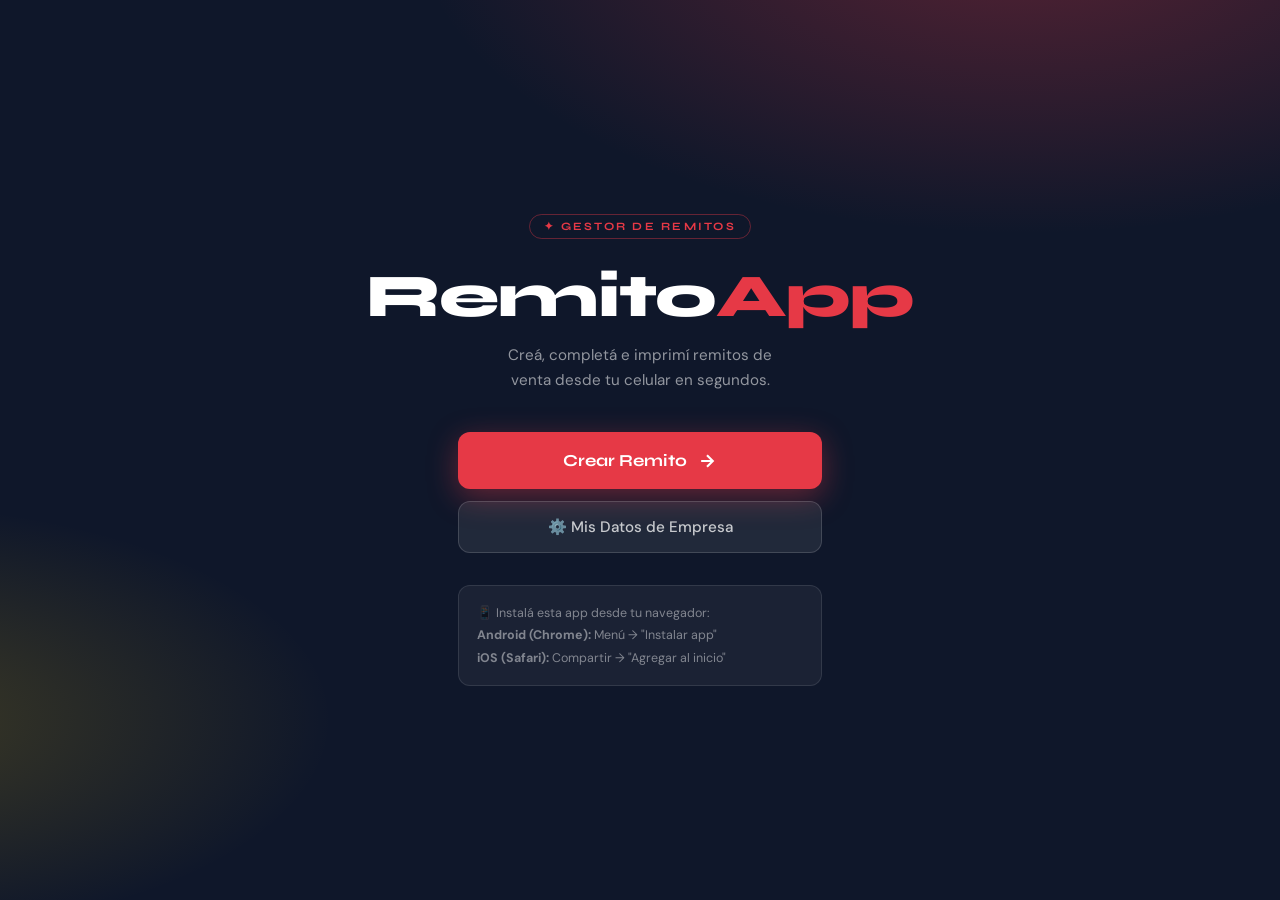
<file: index.html>
<!DOCTYPE html>
<html lang="es">
<head>
  <meta charset="UTF-8" />
  <meta name="viewport" content="width=device-width, initial-scale=1.0, maximum-scale=1.0, user-scalable=no" />
  <meta name="theme-color" content="#0f172a" />
  <meta name="apple-mobile-web-app-capable" content="yes" />
  <meta name="apple-mobile-web-app-status-bar-style" content="black-translucent" />
  <meta name="apple-mobile-web-app-title" content="Remito App" />
  <link rel="manifest" href="manifest.json" />
  <link rel="apple-touch-icon" href="icon-512.png">
  <title>Remito App</title>
  <link rel="preconnect" href="https://fonts.googleapis.com">
  <link href="https://fonts.googleapis.com/css2?family=Syne:wght@400;600;700;800&family=DM+Sans:wght@300;400;500&display=swap" rel="stylesheet">
  <link rel="stylesheet" href="style.css" />
</head>
<body>

<!-- ===== PANTALLA HOME ===== -->
<div id="screen-home" class="screen active">
  <div class="home-bg"></div>
  <div class="home-content">
    <div class="brand-badge">✦ GESTOR DE REMITOS</div>
    <h1 class="home-title">Remito<span class="accent">App</span></h1>
    <p class="home-sub">Creá, completá e imprimí remitos de venta desde tu celular en segundos.</p>
    <button class="btn-hero" onclick="irA('screen-nuevo')">
      <span>Crear Remito</span>
      <svg width="20" height="20" viewBox="0 0 24 24" fill="none" stroke="currentColor" stroke-width="2.5"><path d="M5 12h14M12 5l7 7-7 7"/></svg>
    </button>
    <button class="btn-sec" onclick="irA('screen-config')">
      ⚙️ Mis Datos de Empresa
    </button>
    <div class="home-note">
      📱 Instalá esta app desde tu navegador:<br>
      <strong>Android (Chrome):</strong> Menú → "Instalar app"<br>
      <strong>iOS (Safari):</strong> Compartir → "Agregar al inicio"
    </div>
  </div>
</div>

<!-- ===== PANTALLA CONFIG ===== -->
<div id="screen-config" class="screen">
  <div class="topbar">
    <button class="back-btn" onclick="irA('screen-home')">← Volver</button>
    <span class="topbar-title">Mis Datos</span>
    <button class="save-btn" onclick="guardarConfig()">Guardar</button>
  </div>
  <div class="form-container">
    <div class="section-label">🏢 Datos de tu empresa / negocio</div>
    <div class="field-group">
      <label>Nombre / Razón Social</label>
      <input type="text" id="cfg-nombre" placeholder="Ej: Juan Pérez Distribuciones" />
    </div>
    <div class="field-group">
      <label>Rubro / Descripción</label>
      <input type="text" id="cfg-rubro" placeholder="Ej: Logística y Distribución" />
    </div>
    <div class="field-group">
      <label>Teléfono</label>
      <input type="tel" id="cfg-tel" placeholder="Ej: 011-4567-8901" />
    </div>
    <div class="field-group">
      <label>Ciudad / Provincia</label>
      <input type="text" id="cfg-ciudad" placeholder="Ej: Buenos Aires - Argentina" />
    </div>
    <div class="field-group">
      <label>CUIT (opcional)</label>
      <input type="text" id="cfg-cuit" placeholder="Ej: 20-12345678-9" />
    </div>
    <div class="field-group">
      <label>Email (opcional)</label>
      <input type="email" id="cfg-email" placeholder="Ej: info@miempresa.com" />
    </div>
    <p class="config-hint">💡 Estos datos aparecerán automáticamente en todos tus remitos.</p>
  </div>
</div>

<!-- ===== PANTALLA NUEVO REMITO ===== -->
<div id="screen-nuevo" class="screen">
  <div class="topbar">
    <button class="back-btn" onclick="irA('screen-home')">← Inicio</button>
    <span class="topbar-title">Nuevo Remito</span>
    <button class="save-btn" onclick="imprimirRemito()">🖨 Imprimir</button>
  </div>

  <div class="remito-body" id="remito-body">

    <!-- Encabezado empresa -->
    <div class="remito-header">
      <div class="empresa-col">
        <div class="empresa-icon">📦</div>
        <div class="empresa-info">
          <div class="empresa-nombre" id="show-nombre">MI EMPRESA</div>
          <div class="empresa-det" id="show-rubro">Rubro / Descripción</div>
          <div class="empresa-det" id="show-tel">Teléfono</div>
          <div class="empresa-det" id="show-ciudad">Ciudad</div>
        </div>
      </div>
      <div class="doc-col">
        <div class="doc-badge">REMITO</div>
        <div class="doc-sub">ORIGINAL</div>
        <div class="doc-fields">
          <div class="doc-field"><span>N°</span><input type="text" id="rem-numero" placeholder="0001-00001" /></div>
          <div class="doc-field"><span>FECHA</span><input type="date" id="rem-fecha" /></div>
          <div class="doc-field"><span>MARCA</span><input type="text" id="rem-marca" placeholder="Opcional" /></div>
        </div>
      </div>
    </div>

    <!-- Datos cliente -->
    <div class="cliente-card">
      <div class="cliente-row"><span>CLIENTE</span><input type="text" placeholder="Nombre completo o razón social" /></div>
      <div class="cliente-row"><span>DOMICILIO</span><input type="text" placeholder="Dirección de entrega" /></div>
      <div class="cliente-row"><span>CUIT</span><input type="text" placeholder="XX-XXXXXXXX-X" /></div>
      <div class="cliente-row"><span>TEL</span><input type="tel" placeholder="Teléfono del cliente" /></div>
    </div>

    <!-- Tabla productos -->
    <div class="tabla-header">DETALLE DE MERCADERÍA</div>
    <div class="tabla-cols">
      <span style="width:18%">CANT.</span>
      <span style="flex:1">DESCRIPCIÓN</span>
      <span style="width:22%">P. UNIT.</span>
      <span style="width:22%">IMPORTE</span>
    </div>
    <div id="items-list"></div>

    <button class="btn-add-row" onclick="agregarFila()">＋ Agregar producto</button>

    <!-- Total -->
    <div class="total-box">
      <span>TOTAL A ABONAR</span>
      <span id="gran-total" class="total-num">$ 0,00</span>
    </div>

    <!-- Observaciones -->
    <div class="obs-block">
      <div class="obs-label">OBSERVACIONES</div>
      <textarea id="obs-text" placeholder="Condiciones de pago, notas, aclaraciones..."></textarea>
    </div>

    <!-- Firma -->
    <div class="firma-block">
      <div class="firma-line"></div>
      <div class="firma-texto">Firma y aclaración</div>
    </div>

    <!-- Botones acción -->
    <div class="actions-bottom no-print">
      <button class="btn-action-sec" onclick="limpiarRemito()">🗑 Limpiar todo</button>
      <button class="btn-action-pri" onclick="imprimirRemito()">🖨 Imprimir / PDF</button>
    </div>

  </div>
</div>

<script src="app.js"></script>
</body>
</html>
</file>
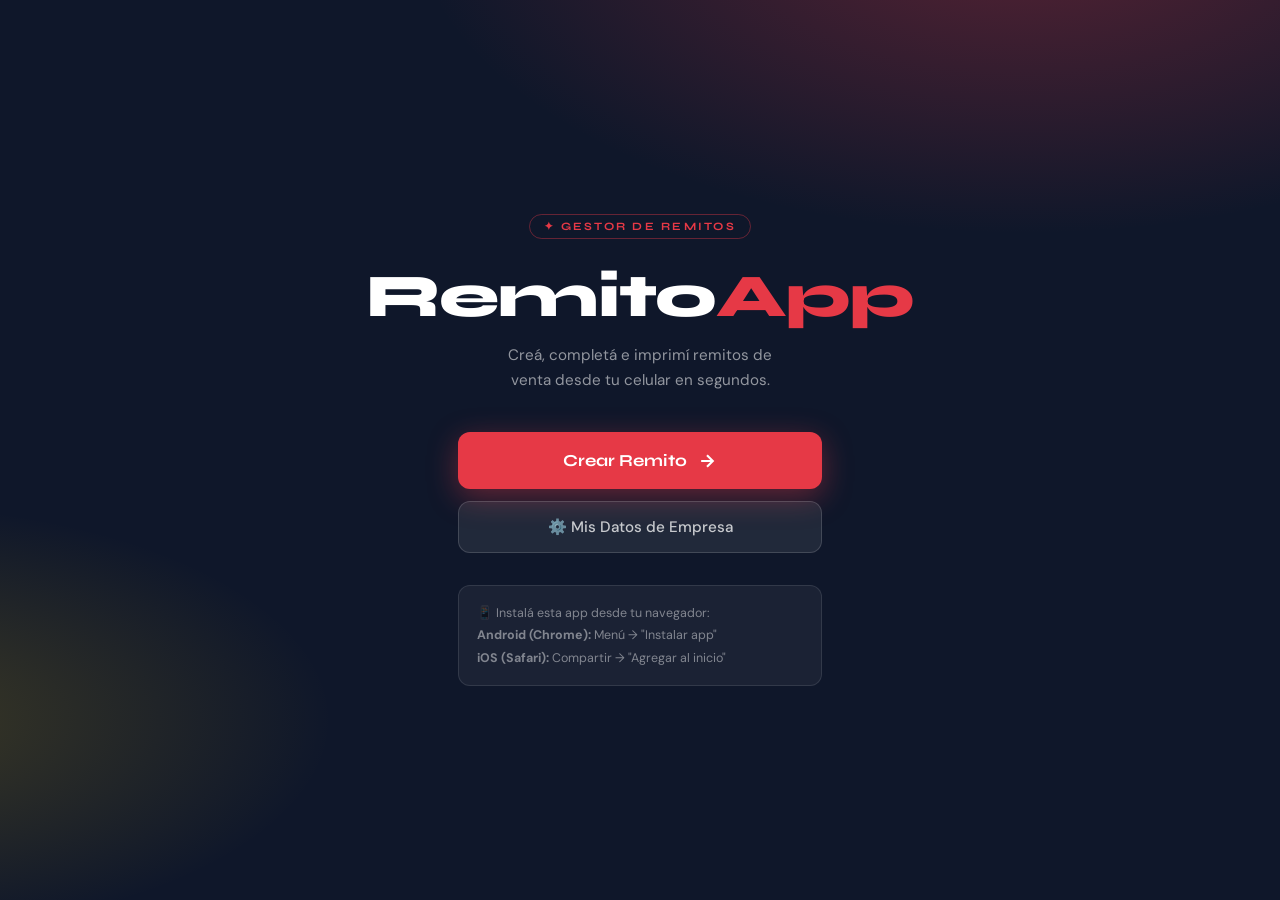
<file: index (1).html>
<!DOCTYPE html>
<html lang="es">
<head>
  <meta charset="UTF-8" />
  <meta name="viewport" content="width=device-width, initial-scale=1.0, maximum-scale=1.0, user-scalable=no" />
  <meta name="theme-color" content="#0f172a" />
  <meta name="apple-mobile-web-app-capable" content="yes" />
  <meta name="apple-mobile-web-app-status-bar-style" content="black-translucent" />
  <meta name="apple-mobile-web-app-title" content="Remito App" />
  <link rel="manifest" href="manifest.json" />
  <link rel="apple-touch-icon" href="icon-192.png" />
  <title>Remito App</title>
  <link rel="preconnect" href="https://fonts.googleapis.com">
  <link href="https://fonts.googleapis.com/css2?family=Syne:wght@400;600;700;800&family=DM+Sans:wght@300;400;500&display=swap" rel="stylesheet">
  <link rel="stylesheet" href="style.css" />
</head>
<body>

<!-- ===== PANTALLA HOME ===== -->
<div id="screen-home" class="screen active">
  <div class="home-bg"></div>
  <div class="home-content">
    <div class="brand-badge">✦ GESTOR DE REMITOS</div>
    <h1 class="home-title">Remito<span class="accent">App</span></h1>
    <p class="home-sub">Creá, completá e imprimí remitos de venta desde tu celular en segundos.</p>
    <button class="btn-hero" onclick="irA('screen-nuevo')">
      <span>Crear Remito</span>
      <svg width="20" height="20" viewBox="0 0 24 24" fill="none" stroke="currentColor" stroke-width="2.5"><path d="M5 12h14M12 5l7 7-7 7"/></svg>
    </button>
    <button class="btn-sec" onclick="irA('screen-config')">
      ⚙️ Mis Datos de Empresa
    </button>
    <div class="home-note">
      📱 Instalá esta app desde tu navegador:<br>
      <strong>Android (Chrome):</strong> Menú → "Instalar app"<br>
      <strong>iOS (Safari):</strong> Compartir → "Agregar al inicio"
    </div>
  </div>
</div>

<!-- ===== PANTALLA CONFIG ===== -->
<div id="screen-config" class="screen">
  <div class="topbar">
    <button class="back-btn" onclick="irA('screen-home')">← Volver</button>
    <span class="topbar-title">Mis Datos</span>
    <button class="save-btn" onclick="guardarConfig()">Guardar</button>
  </div>
  <div class="form-container">
    <div class="section-label">🏢 Datos de tu empresa / negocio</div>
    <div class="field-group">
      <label>Nombre / Razón Social</label>
      <input type="text" id="cfg-nombre" placeholder="Ej: Juan Pérez Distribuciones" />
    </div>
    <div class="field-group">
      <label>Rubro / Descripción</label>
      <input type="text" id="cfg-rubro" placeholder="Ej: Logística y Distribución" />
    </div>
    <div class="field-group">
      <label>Teléfono</label>
      <input type="tel" id="cfg-tel" placeholder="Ej: 011-4567-8901" />
    </div>
    <div class="field-group">
      <label>Ciudad / Provincia</label>
      <input type="text" id="cfg-ciudad" placeholder="Ej: Buenos Aires - Argentina" />
    </div>
    <div class="field-group">
      <label>CUIT (opcional)</label>
      <input type="text" id="cfg-cuit" placeholder="Ej: 20-12345678-9" />
    </div>
    <div class="field-group">
      <label>Email (opcional)</label>
      <input type="email" id="cfg-email" placeholder="Ej: info@miempresa.com" />
    </div>
    <p class="config-hint">💡 Estos datos aparecerán automáticamente en todos tus remitos.</p>
  </div>
</div>

<!-- ===== PANTALLA NUEVO REMITO ===== -->
<div id="screen-nuevo" class="screen">
  <div class="topbar">
    <button class="back-btn" onclick="irA('screen-home')">← Inicio</button>
    <span class="topbar-title">Nuevo Remito</span>
    <button class="save-btn" onclick="imprimirRemito()">🖨 Imprimir</button>
  </div>

  <div class="remito-body" id="remito-body">

    <!-- Encabezado empresa -->
    <div class="remito-header">
      <div class="empresa-col">
        <div class="empresa-icon">📦</div>
        <div class="empresa-info">
          <div class="empresa-nombre" id="show-nombre">MI EMPRESA</div>
          <div class="empresa-det" id="show-rubro">Rubro / Descripción</div>
          <div class="empresa-det" id="show-tel">Teléfono</div>
          <div class="empresa-det" id="show-ciudad">Ciudad</div>
        </div>
      </div>
      <div class="doc-col">
        <div class="doc-badge">REMITO</div>
        <div class="doc-sub">ORIGINAL</div>
        <div class="doc-fields">
          <div class="doc-field"><span>N°</span><input type="text" id="rem-numero" placeholder="0001-00001" /></div>
          <div class="doc-field"><span>FECHA</span><input type="date" id="rem-fecha" /></div>
          <div class="doc-field"><span>MARCA</span><input type="text" id="rem-marca" placeholder="Opcional" /></div>
        </div>
      </div>
    </div>

    <!-- Datos cliente -->
    <div class="cliente-card">
      <div class="cliente-row"><span>CLIENTE</span><input type="text" placeholder="Nombre completo o razón social" /></div>
      <div class="cliente-row"><span>DOMICILIO</span><input type="text" placeholder="Dirección de entrega" /></div>
      <div class="cliente-row"><span>CUIT</span><input type="text" placeholder="XX-XXXXXXXX-X" /></div>
      <div class="cliente-row"><span>TEL</span><input type="tel" placeholder="Teléfono del cliente" /></div>
    </div>

    <!-- Tabla productos -->
    <div class="tabla-header">DETALLE DE MERCADERÍA</div>
    <div class="tabla-cols">
      <span style="width:18%">CANT.</span>
      <span style="flex:1">DESCRIPCIÓN</span>
      <span style="width:22%">P. UNIT.</span>
      <span style="width:22%">IMPORTE</span>
    </div>
    <div id="items-list"></div>

    <button class="btn-add-row" onclick="agregarFila()">＋ Agregar producto</button>

    <!-- Total -->
    <div class="total-box">
      <span>TOTAL A ABONAR</span>
      <span id="gran-total" class="total-num">$ 0,00</span>
    </div>

    <!-- Observaciones -->
    <div class="obs-block">
      <div class="obs-label">OBSERVACIONES</div>
      <textarea id="obs-text" placeholder="Condiciones de pago, notas, aclaraciones..."></textarea>
    </div>

    <!-- Firma -->
    <div class="firma-block">
      <div class="firma-line"></div>
      <div class="firma-texto">Firma y aclaración</div>
    </div>

    <!-- Botones acción -->
    <div class="actions-bottom no-print">
      <button class="btn-action-sec" onclick="limpiarRemito()">🗑 Limpiar todo</button>
      <button class="btn-action-pri" onclick="imprimirRemito()">🖨 Imprimir / PDF</button>
    </div>

  </div>
</div>

<script src="app.js"></script>
</body>
</html>
</file>
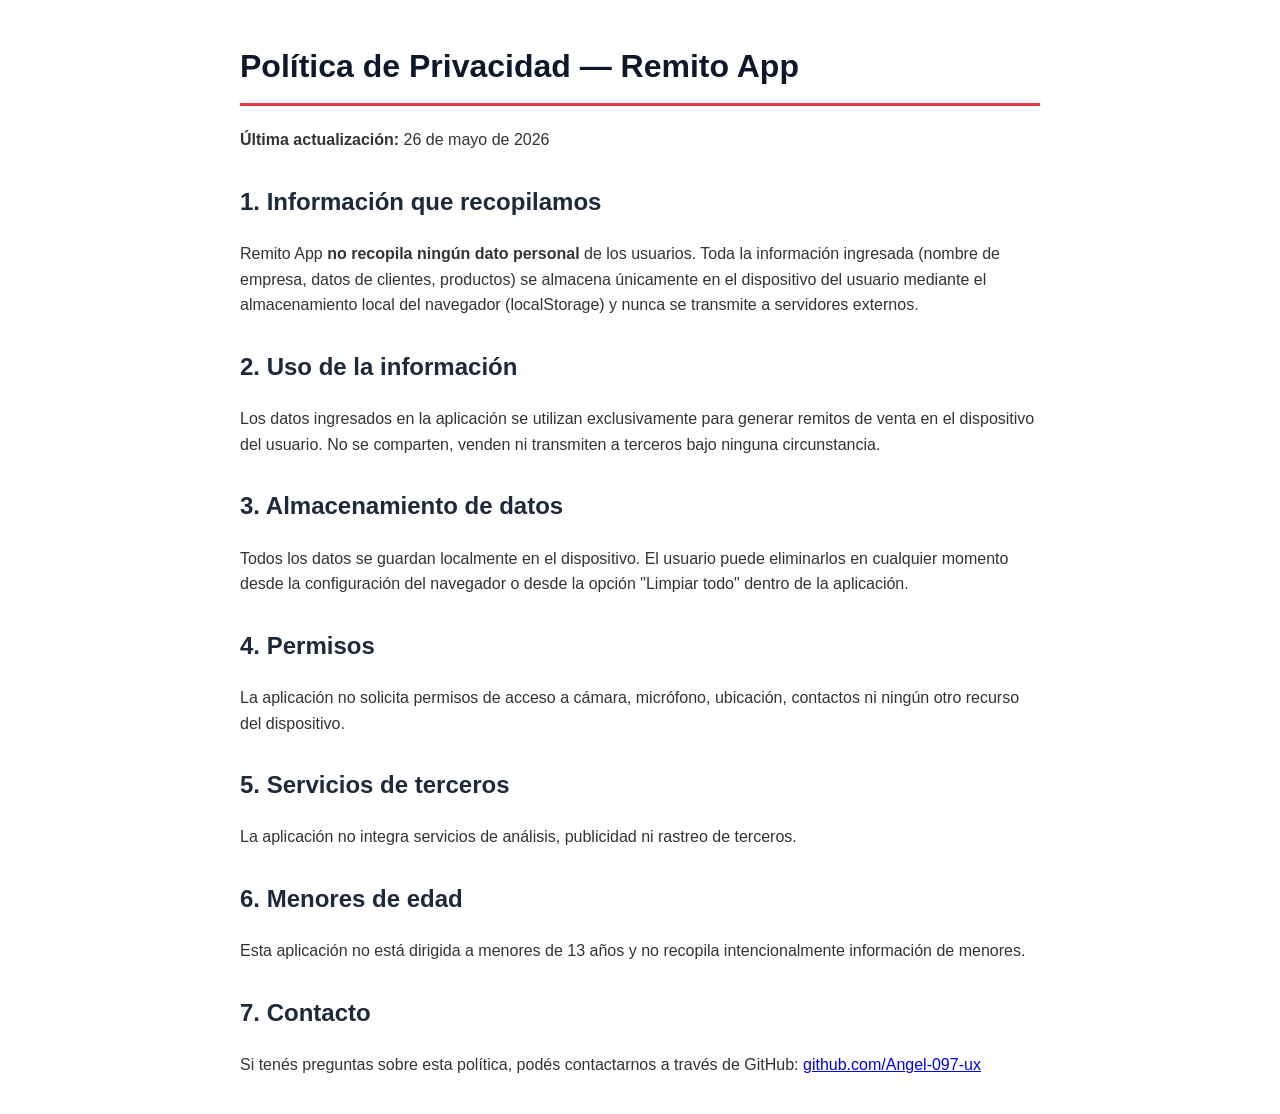
<file: privacidad.html>
<!DOCTYPE html>
<html lang="es">
<head>
<meta charset="UTF-8">
<meta name="viewport" content="width=device-width, initial-scale=1.0">
<title>Política de Privacidad - Remito App</title>
<style>
body { font-family: Arial, sans-serif; max-width: 800px; margin: 0 auto; padding: 20px; color: #333; line-height: 1.6; }
h1 { color: #0f172a; border-bottom: 3px solid #e63946; padding-bottom: 10px; }
h2 { color: #1e293b; margin-top: 30px; }
</style>
</head>
<body>
<h1>Política de Privacidad — Remito App</h1>
<p><strong>Última actualización:</strong> 26 de mayo de 2026</p>

<h2>1. Información que recopilamos</h2>
<p>Remito App <strong>no recopila ningún dato personal</strong> de los usuarios. Toda la información ingresada (nombre de empresa, datos de clientes, productos) se almacena únicamente en el dispositivo del usuario mediante el almacenamiento local del navegador (localStorage) y nunca se transmite a servidores externos.</p>

<h2>2. Uso de la información</h2>
<p>Los datos ingresados en la aplicación se utilizan exclusivamente para generar remitos de venta en el dispositivo del usuario. No se comparten, venden ni transmiten a terceros bajo ninguna circunstancia.</p>

<h2>3. Almacenamiento de datos</h2>
<p>Todos los datos se guardan localmente en el dispositivo. El usuario puede eliminarlos en cualquier momento desde la configuración del navegador o desde la opción "Limpiar todo" dentro de la aplicación.</p>

<h2>4. Permisos</h2>
<p>La aplicación no solicita permisos de acceso a cámara, micrófono, ubicación, contactos ni ningún otro recurso del dispositivo.</p>

<h2>5. Servicios de terceros</h2>
<p>La aplicación no integra servicios de análisis, publicidad ni rastreo de terceros.</p>

<h2>6. Menores de edad</h2>
<p>Esta aplicación no está dirigida a menores de 13 años y no recopila intencionalmente información de menores.</p>

<h2>7. Contacto</h2>
<p>Si tenés preguntas sobre esta política, podés contactarnos a través de GitHub: <a href="https://github.com/Angel-097-ux">github.com/Angel-097-ux</a></p>
</body>
</html>
</file>
<file: style.css>
/* ============================================
   REMITO APP — ESTILOS
   ============================================ */

*, *::before, *::after { box-sizing: border-box; margin: 0; padding: 0; }

:root {
  --ink: #0f172a;
  --ink-2: #334155;
  --ink-3: #64748b;
  --accent: #e63946;
  --accent-2: #f1c40f;
  --bg: #f8fafc;
  --card: #ffffff;
  --border: #e2e8f0;
  --border-dark: #0f172a;
  --green: #22c55e;
  --radius: 12px;
  --font-head: 'Syne', sans-serif;
  --font-body: 'DM Sans', sans-serif;
}

html, body {
  height: 100%;
  background: var(--bg);
  font-family: var(--font-body);
  color: var(--ink);
  overflow-x: hidden;
  -webkit-font-smoothing: antialiased;
}

/* ===== SCREENS ===== */
.screen {
  display: none;
  min-height: 100vh;
  flex-direction: column;
}
.screen.active {
  display: flex;
}

/* ===== HOME ===== */
#screen-home {
  background: var(--ink);
  position: relative;
  overflow: hidden;
  align-items: center;
  justify-content: center;
}

.home-bg {
  position: absolute;
  inset: 0;
  background:
    radial-gradient(ellipse 80% 60% at 80% -10%, rgba(230,57,70,0.35) 0%, transparent 60%),
    radial-gradient(ellipse 60% 40% at -10% 80%, rgba(241,196,15,0.2) 0%, transparent 60%);
  pointer-events: none;
}

.home-content {
  position: relative;
  z-index: 1;
  display: flex;
  flex-direction: column;
  align-items: center;
  text-align: center;
  padding: 40px 28px;
  max-width: 420px;
  width: 100%;
}

.brand-badge {
  font-family: var(--font-head);
  font-size: 0.7rem;
  font-weight: 700;
  letter-spacing: 0.2em;
  color: var(--accent);
  border: 1px solid rgba(230,57,70,0.4);
  padding: 5px 14px;
  border-radius: 50px;
  margin-bottom: 28px;
}

.home-title {
  font-family: var(--font-head);
  font-size: 3.8rem;
  font-weight: 800;
  color: #fff;
  line-height: 1;
  margin-bottom: 16px;
  letter-spacing: -0.02em;
}
.home-title .accent { color: var(--accent); }

.home-sub {
  color: rgba(255,255,255,0.55);
  font-size: 0.95rem;
  line-height: 1.6;
  margin-bottom: 40px;
  max-width: 300px;
}

.btn-hero {
  width: 100%;
  background: var(--accent);
  color: #fff;
  border: none;
  border-radius: var(--radius);
  padding: 18px 28px;
  font-family: var(--font-head);
  font-size: 1.05rem;
  font-weight: 700;
  cursor: pointer;
  display: flex;
  align-items: center;
  justify-content: center;
  gap: 10px;
  margin-bottom: 12px;
  transition: transform 0.15s, box-shadow 0.15s;
  box-shadow: 0 8px 30px rgba(230,57,70,0.4);
}
.btn-hero:active { transform: scale(0.97); }

.btn-sec {
  width: 100%;
  background: rgba(255,255,255,0.08);
  color: rgba(255,255,255,0.75);
  border: 1px solid rgba(255,255,255,0.15);
  border-radius: var(--radius);
  padding: 15px 28px;
  font-family: var(--font-body);
  font-size: 0.95rem;
  font-weight: 500;
  cursor: pointer;
  margin-bottom: 32px;
  transition: background 0.2s;
}
.btn-sec:active { background: rgba(255,255,255,0.14); }

.home-note {
  background: rgba(255,255,255,0.05);
  border: 1px solid rgba(255,255,255,0.1);
  border-radius: var(--radius);
  padding: 16px 18px;
  font-size: 0.78rem;
  color: rgba(255,255,255,0.45);
  line-height: 1.8;
  text-align: left;
  width: 100%;
}

/* ===== TOPBAR ===== */
.topbar {
  background: var(--ink);
  color: #fff;
  display: flex;
  align-items: center;
  justify-content: space-between;
  padding: 14px 16px;
  position: sticky;
  top: 0;
  z-index: 100;
  box-shadow: 0 2px 10px rgba(0,0,0,0.15);
}
.topbar-title {
  font-family: var(--font-head);
  font-size: 1rem;
  font-weight: 700;
  letter-spacing: 0.02em;
}
.back-btn {
  background: none; border: none; color: rgba(255,255,255,0.7);
  font-family: var(--font-body); font-size: 0.85rem; cursor: pointer; padding: 4px 0;
}
.save-btn {
  background: var(--accent); border: none; color: #fff;
  font-family: var(--font-head); font-size: 0.8rem; font-weight: 700;
  padding: 8px 16px; border-radius: 8px; cursor: pointer;
}

/* ===== CONFIG SCREEN ===== */
#screen-config {
  background: var(--bg);
}
.form-container {
  padding: 20px 16px;
  max-width: 500px;
  width: 100%;
  margin: 0 auto;
}
.section-label {
  font-family: var(--font-head);
  font-size: 0.85rem;
  font-weight: 700;
  color: var(--ink-3);
  letter-spacing: 0.05em;
  text-transform: uppercase;
  margin-bottom: 16px;
  margin-top: 8px;
}
.field-group {
  margin-bottom: 14px;
}
.field-group label {
  display: block;
  font-size: 0.78rem;
  font-weight: 500;
  color: var(--ink-2);
  margin-bottom: 6px;
  text-transform: uppercase;
  letter-spacing: 0.04em;
}
.field-group input {
  width: 100%;
  padding: 13px 14px;
  border: 1.5px solid var(--border);
  border-radius: 10px;
  font-family: var(--font-body);
  font-size: 0.95rem;
  color: var(--ink);
  background: var(--card);
  transition: border-color 0.2s;
  -webkit-appearance: none;
}
.field-group input:focus {
  outline: none;
  border-color: var(--accent);
}
.config-hint {
  margin-top: 24px;
  background: #fef9e7;
  border: 1px solid #f1c40f;
  border-radius: 10px;
  padding: 14px 16px;
  font-size: 0.83rem;
  color: #7a6000;
  line-height: 1.6;
}

/* ===== REMITO SCREEN ===== */
#screen-nuevo {
  background: var(--bg);
  flex-direction: column;
}
.remito-body {
  padding: 16px;
  max-width: 600px;
  width: 100%;
  margin: 0 auto;
  padding-bottom: 40px;
}

/* Header empresa */
.remito-header {
  background: var(--ink);
  border-radius: var(--radius);
  padding: 20px;
  display: flex;
  gap: 16px;
  margin-bottom: 12px;
  color: #fff;
}
.empresa-col { display: flex; gap: 12px; flex: 1; align-items: flex-start; }
.empresa-icon { font-size: 1.8rem; }
.empresa-nombre {
  font-family: var(--font-head);
  font-size: 0.95rem;
  font-weight: 800;
  text-transform: uppercase;
  letter-spacing: 0.03em;
  color: #fff;
  line-height: 1.2;
}
.empresa-det {
  font-size: 0.72rem;
  color: rgba(255,255,255,0.55);
  margin-top: 2px;
  line-height: 1.5;
}
.doc-col {
  display: flex;
  flex-direction: column;
  align-items: flex-end;
  gap: 6px;
  min-width: 140px;
}
.doc-badge {
  background: var(--accent);
  color: #fff;
  font-family: var(--font-head);
  font-weight: 800;
  font-size: 1rem;
  padding: 4px 14px;
  border-radius: 6px;
  letter-spacing: 0.08em;
}
.doc-sub { font-size: 0.7rem; color: rgba(255,255,255,0.5); letter-spacing: 0.1em; }
.doc-fields { width: 100%; display: flex; flex-direction: column; gap: 4px; margin-top: 4px; }
.doc-field {
  display: flex;
  align-items: center;
  gap: 4px;
  background: rgba(255,255,255,0.08);
  border-radius: 6px;
  padding: 4px 8px;
}
.doc-field span {
  font-size: 0.65rem;
  color: rgba(255,255,255,0.45);
  white-space: nowrap;
  font-weight: 600;
  letter-spacing: 0.06em;
}
.doc-field input {
  background: none;
  border: none;
  color: var(--accent-2);
  font-family: var(--font-body);
  font-size: 0.8rem;
  font-weight: 600;
  width: 100%;
  outline: none;
}
.doc-field input::placeholder { color: rgba(255,255,255,0.25); font-weight: 400; }
.doc-field input[type="date"] { color-scheme: dark; }

/* Cliente */
.cliente-card {
  background: var(--card);
  border: 1.5px solid var(--border);
  border-radius: var(--radius);
  overflow: hidden;
  margin-bottom: 12px;
}
.cliente-row {
  display: flex;
  align-items: center;
  border-bottom: 1px solid var(--border);
  padding: 0 12px;
  min-height: 46px;
}
.cliente-row:last-child { border-bottom: none; }
.cliente-row > span {
  font-size: 0.68rem;
  font-weight: 700;
  color: var(--ink-3);
  letter-spacing: 0.06em;
  white-space: nowrap;
  min-width: 72px;
}
.cliente-row input {
  border: none;
  outline: none;
  flex: 1;
  font-family: var(--font-body);
  font-size: 0.88rem;
  color: var(--ink);
  padding: 0 8px;
  background: transparent;
}
.cliente-row input::placeholder { color: var(--border); }

/* Tabla mercadería */
.tabla-header {
  background: var(--ink);
  color: #fff;
  font-family: var(--font-head);
  font-size: 0.75rem;
  font-weight: 700;
  letter-spacing: 0.12em;
  text-align: center;
  padding: 10px;
  border-radius: var(--radius) var(--radius) 0 0;
}
.tabla-cols {
  display: flex;
  background: #f1f5f9;
  padding: 7px 10px;
  border-left: 1.5px solid var(--border);
  border-right: 1.5px solid var(--border);
}
.tabla-cols span {
  font-size: 0.62rem;
  font-weight: 700;
  letter-spacing: 0.07em;
  color: var(--ink-3);
  text-transform: uppercase;
}

/* Items */
#items-list { border-left: 1.5px solid var(--border); border-right: 1.5px solid var(--border); }
.item-row {
  display: flex;
  align-items: center;
  border-bottom: 1px solid var(--border);
  min-height: 48px;
  padding: 4px 10px;
  gap: 4px;
  background: var(--card);
  position: relative;
}
.item-row input {
  border: none;
  outline: none;
  font-family: var(--font-body);
  font-size: 0.88rem;
  color: var(--ink);
  background: transparent;
  padding: 0 4px;
}
.item-row .inp-qty { width: 18%; text-align: center; }
.item-row .inp-desc { flex: 1; }
.item-row .inp-price { width: 22%; text-align: right; }
.item-row .cell-total {
  width: 22%;
  text-align: right;
  font-weight: 600;
  font-size: 0.85rem;
  color: var(--ink-2);
  white-space: nowrap;
}
.item-row .btn-del {
  position: absolute;
  right: -10px;
  top: 50%;
  transform: translateY(-50%);
  background: var(--accent);
  color: #fff;
  border: none;
  border-radius: 50%;
  width: 20px;
  height: 20px;
  font-size: 0.65rem;
  cursor: pointer;
  display: none;
  align-items: center;
  justify-content: center;
  line-height: 1;
}
.item-row:hover .btn-del { display: flex; }

.btn-add-row {
  width: calc(100% - 3px);
  border: 1.5px dashed var(--border);
  border-top: none;
  background: #f8fafc;
  color: var(--ink-3);
  font-family: var(--font-body);
  font-size: 0.88rem;
  padding: 13px;
  cursor: pointer;
  border-radius: 0 0 var(--radius) var(--radius);
  margin-bottom: 12px;
  transition: background 0.2s, color 0.2s;
}
.btn-add-row:active { background: #e2e8f0; }

/* Total */
.total-box {
  background: var(--ink);
  color: #fff;
  border-radius: var(--radius);
  padding: 18px 20px;
  display: flex;
  align-items: center;
  justify-content: space-between;
  margin-bottom: 12px;
}
.total-box span:first-child {
  font-family: var(--font-head);
  font-size: 0.8rem;
  font-weight: 700;
  letter-spacing: 0.08em;
  color: rgba(255,255,255,0.6);
}
.total-num {
  font-family: var(--font-head);
  font-size: 1.5rem;
  font-weight: 800;
  color: var(--accent-2) !important;
}

/* Observaciones */
.obs-block {
  background: var(--card);
  border: 1.5px solid var(--border);
  border-radius: var(--radius);
  padding: 14px;
  margin-bottom: 12px;
}
.obs-label {
  font-size: 0.68rem;
  font-weight: 700;
  letter-spacing: 0.08em;
  color: var(--ink-3);
  margin-bottom: 8px;
}
.obs-block textarea {
  width: 100%;
  border: none;
  outline: none;
  font-family: var(--font-body);
  font-size: 0.88rem;
  color: var(--ink);
  resize: vertical;
  min-height: 70px;
  background: transparent;
}

/* Firma */
.firma-block {
  display: flex;
  flex-direction: column;
  align-items: center;
  padding: 24px 0 8px;
  margin-bottom: 12px;
}
.firma-line {
  width: 220px;
  border-bottom: 2px solid var(--ink);
  margin-bottom: 8px;
}
.firma-texto {
  font-size: 0.75rem;
  color: var(--ink-3);
  letter-spacing: 0.05em;
}

/* Acciones fondo */
.actions-bottom {
  display: flex;
  gap: 10px;
  margin-top: 8px;
}
.btn-action-sec, .btn-action-pri {
  flex: 1;
  padding: 15px;
  border: none;
  border-radius: var(--radius);
  font-family: var(--font-head);
  font-size: 0.88rem;
  font-weight: 700;
  cursor: pointer;
}
.btn-action-sec {
  background: #f1f5f9;
  color: var(--ink-2);
  border: 1.5px solid var(--border);
}
.btn-action-pri {
  background: var(--accent);
  color: #fff;
  box-shadow: 0 4px 16px rgba(230,57,70,0.35);
}

/* ============================================
   PRINT STYLES
   ============================================ */
@media print {
  .no-print, .topbar, .btn-add-row, .actions-bottom, .btn-del { display: none !important; }
  body { background: white !important; }
  #screen-nuevo { display: flex !important; }
  #screen-home, #screen-config { display: none !important; }
  .remito-body { padding: 0; max-width: 100%; }
  .remito-header { background: #0f172a !important; -webkit-print-color-adjust: exact; print-color-adjust: exact; }
  .tabla-header { background: #0f172a !important; -webkit-print-color-adjust: exact; print-color-adjust: exact; }
  .total-box { background: #0f172a !important; -webkit-print-color-adjust: exact; print-color-adjust: exact; }
  .doc-badge { background: #e63946 !important; -webkit-print-color-adjust: exact; print-color-adjust: exact; }
}

@media (max-width: 380px) {
  .home-title { font-size: 3rem; }
  .empresa-col { flex-direction: column; }
  .remito-header { flex-direction: column; }
  .doc-col { align-items: flex-start; }
}
</file>
